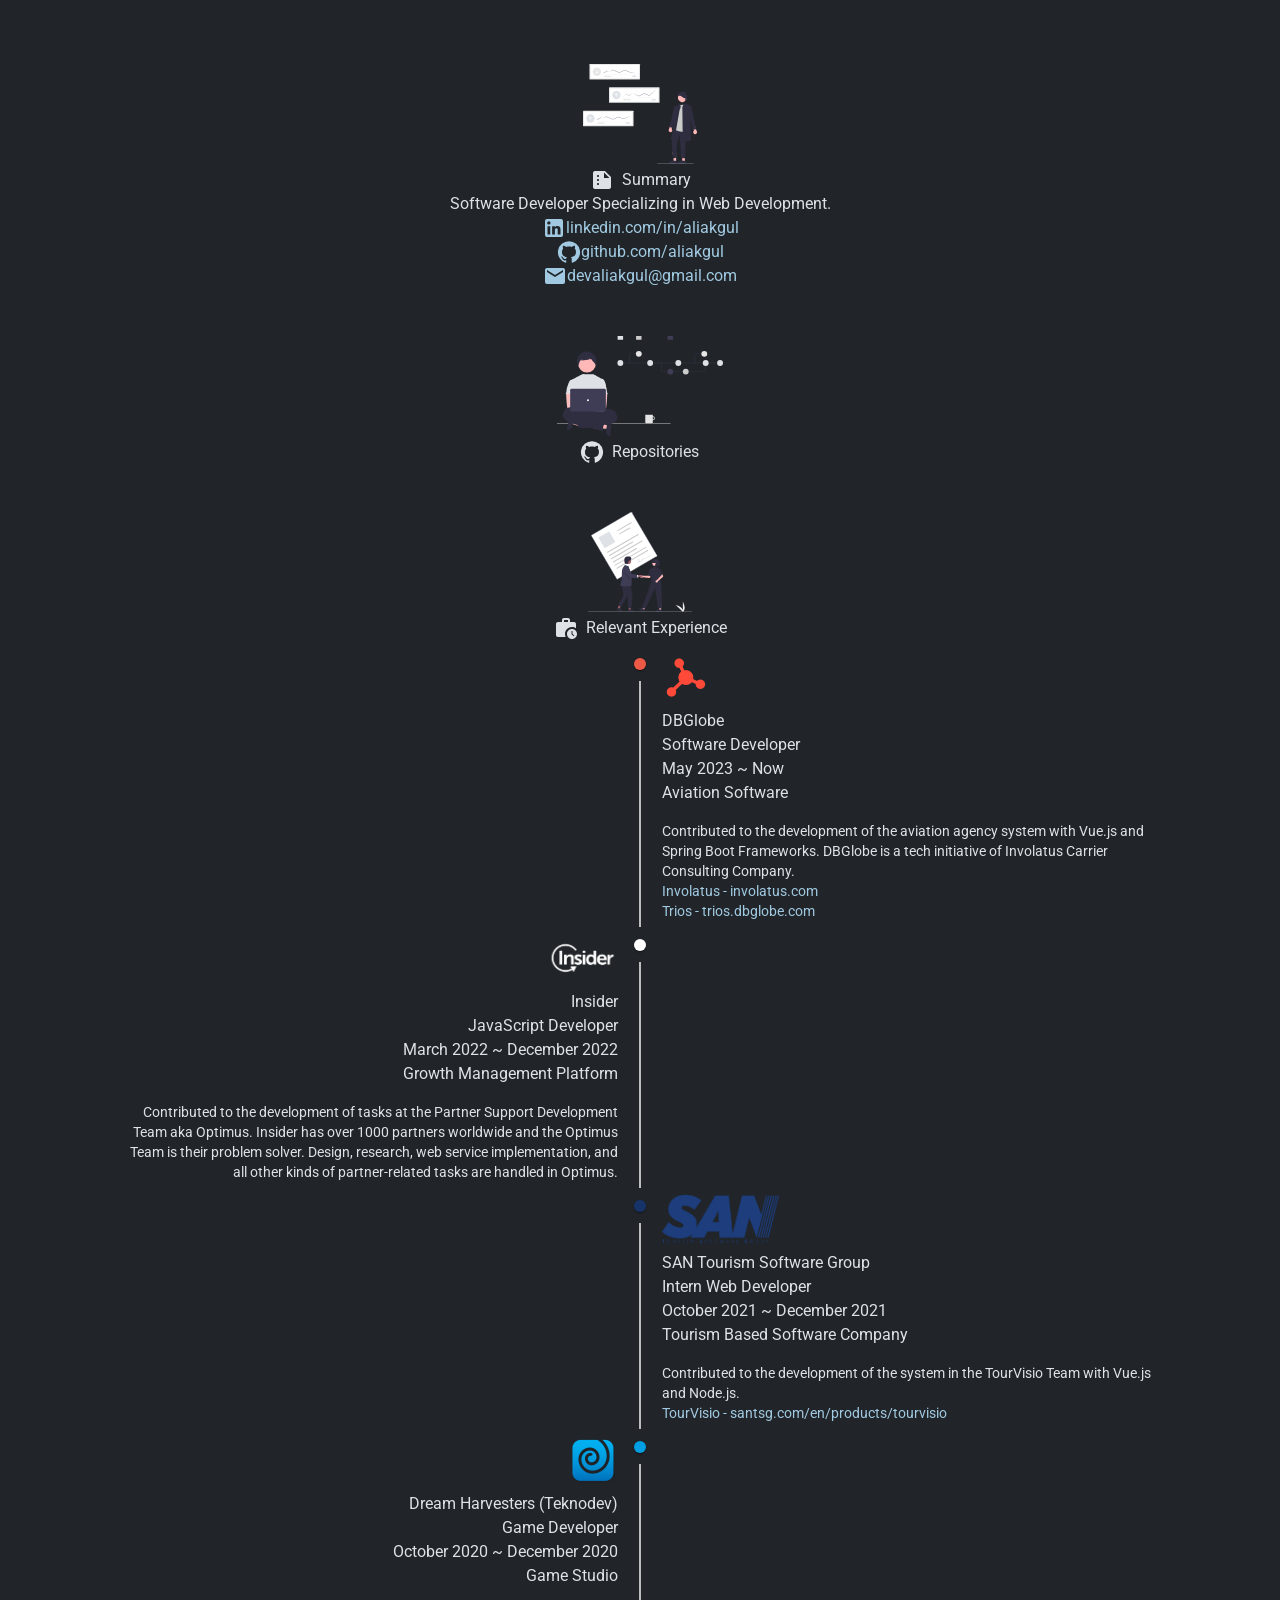
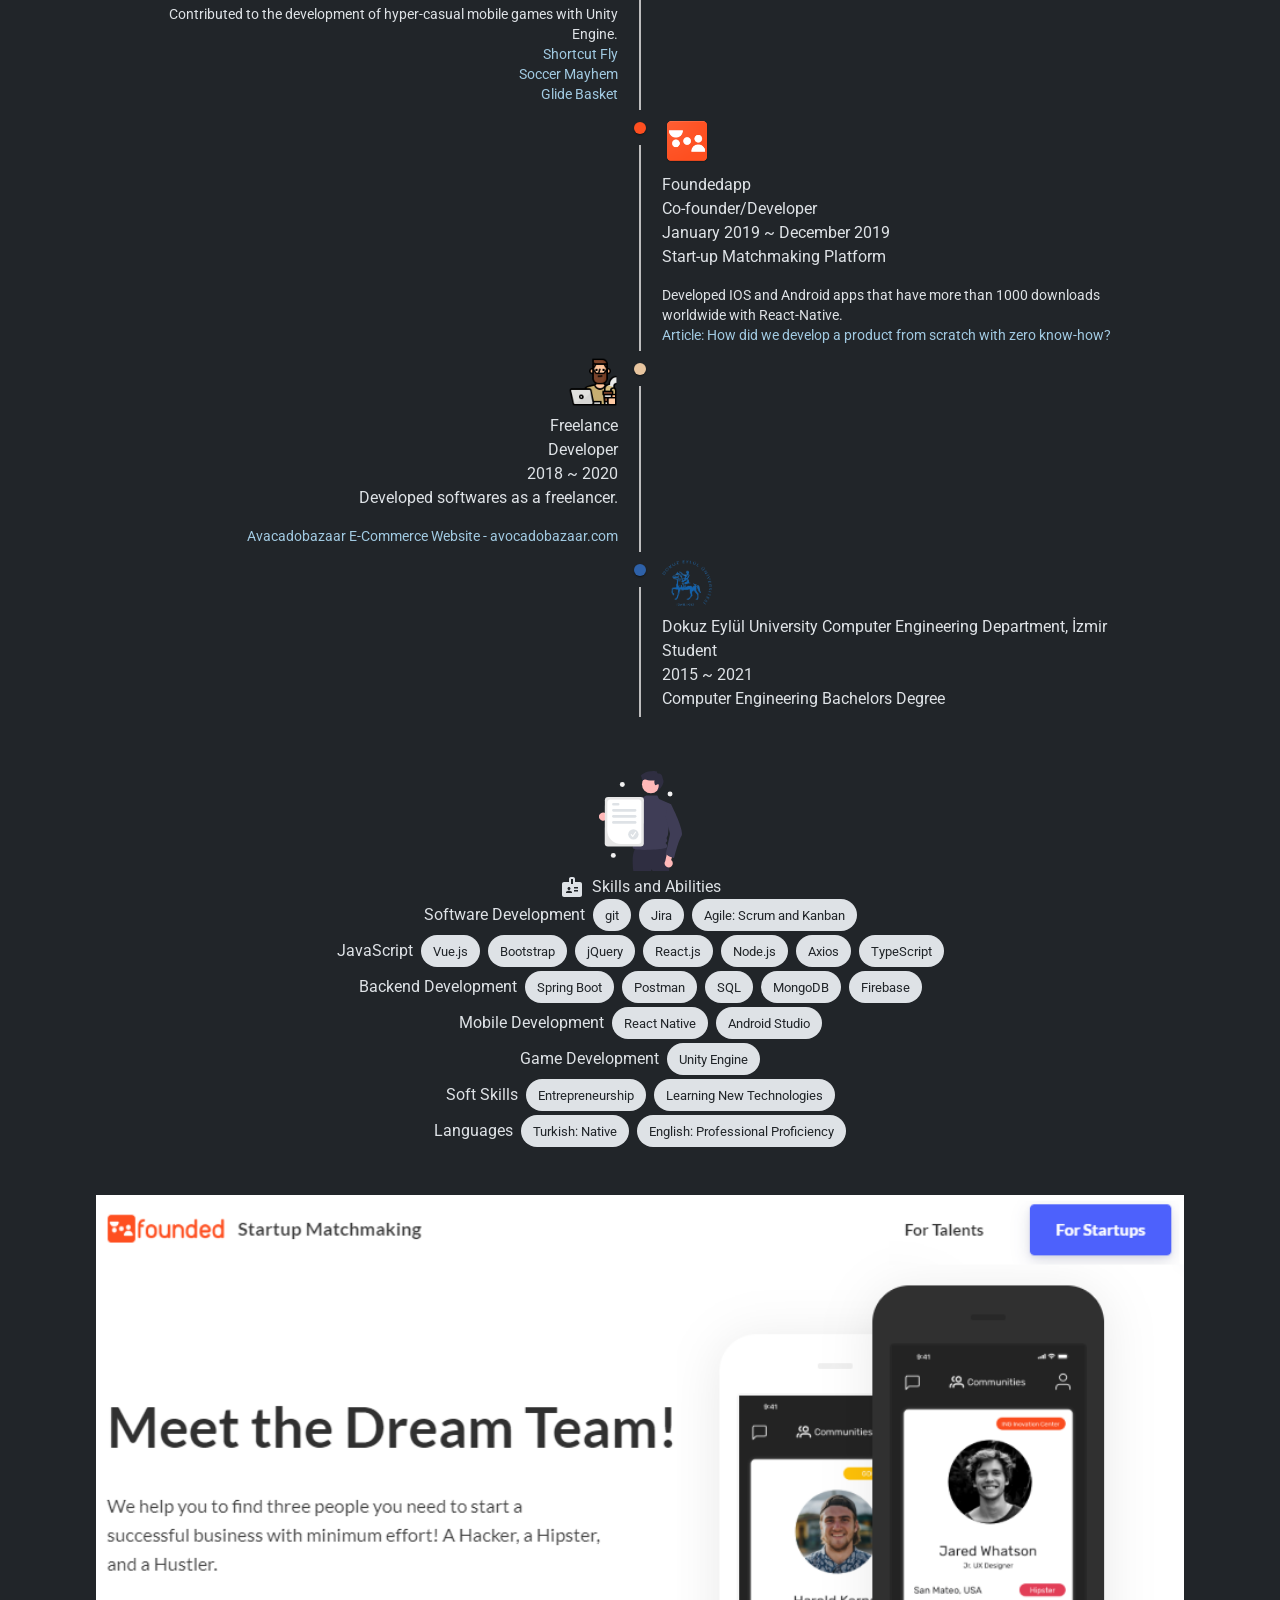
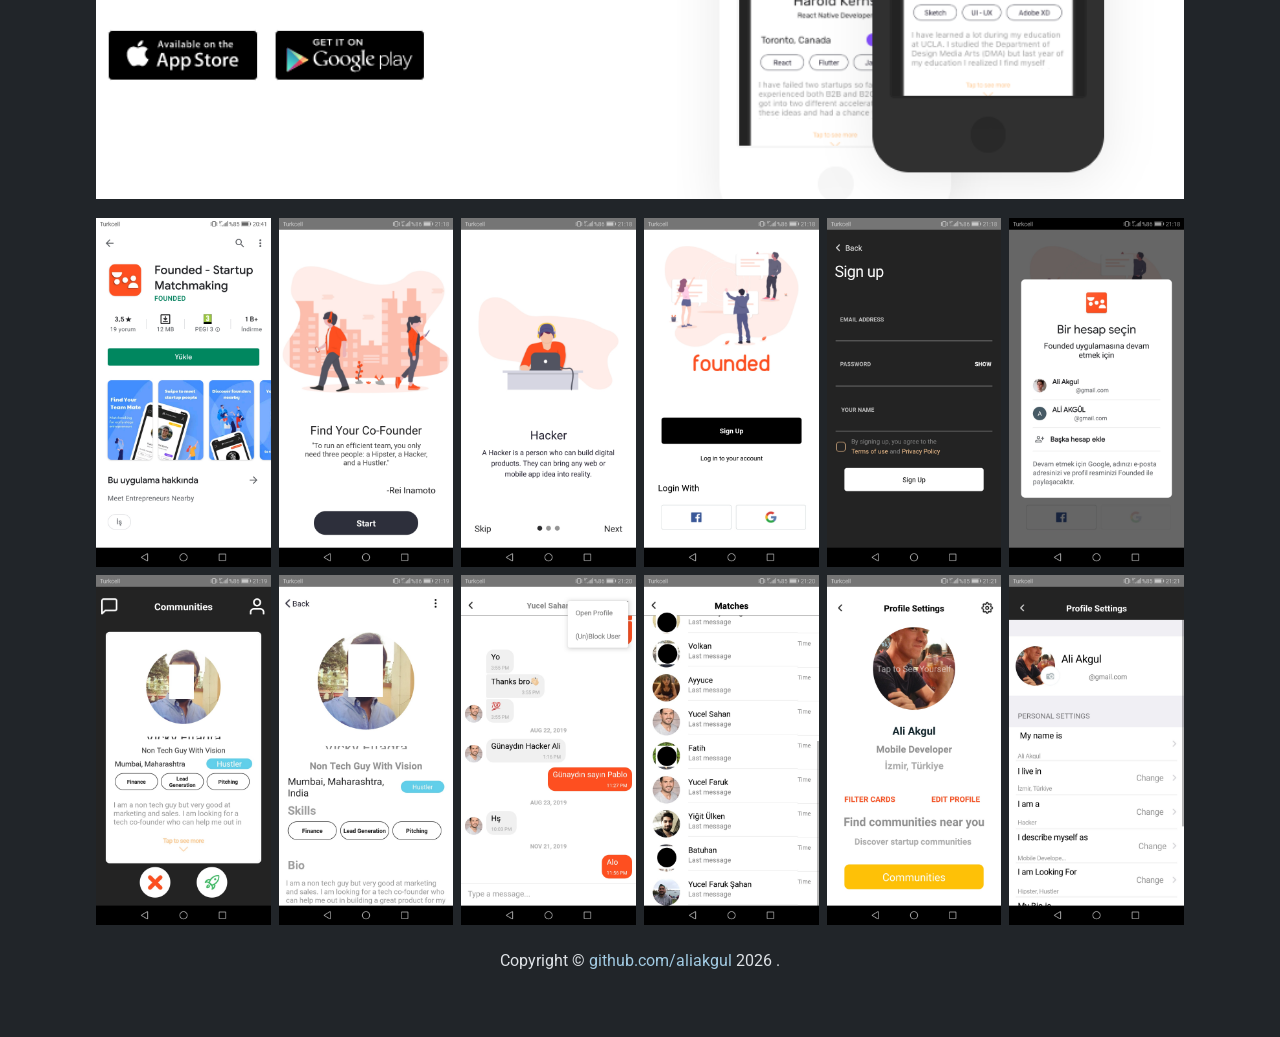
<file: index.html>
<!doctype html><html lang="en"><head><meta charset="utf-8"/><link rel="icon" href="/favicon.ico"/><meta name="viewport" content="width=device-width,initial-scale=1"/><meta name="theme-color" content="#000000"/><meta name="description" content="Resume, projects and more by Ali Akgul"/><link rel="apple-touch-icon" href="/logo192.png"/><link rel="manifest" href="/manifest.json"/><link rel="stylesheet" href="https://fonts.googleapis.com/css?family=Roboto:300,400,500,700&display=swap"/><meta property="og:title" content="Ali Akgul Portfolio"/><meta property="og:image" content="/shareimage.jpg"/><meta property="og:description" content="Resume, projects and more by Ali Akgul"/><meta property="og:url" content="https://aliakgul.github.io"/><title>Ali Akgül</title><script defer="defer" src="/static/js/main.94acfa20.js"></script><link href="/static/css/main.744c6948.css" rel="stylesheet"></head><body><noscript>You need to enable JavaScript to run this app.</noscript><div id="root"></div></body></html>
</file>
<file: static/css/main.744c6948.css>
*{box-sizing:initial;margin:0;padding:0}html{scroll-behavior:smooth}body{background:#212529;color:#dee2e6;font-family:Roboto,sans-serif;margin:4rem 6rem;text-align:center}@media screen and (max-width:1200px){body{margin:.5rem 1rem}}
</file>
